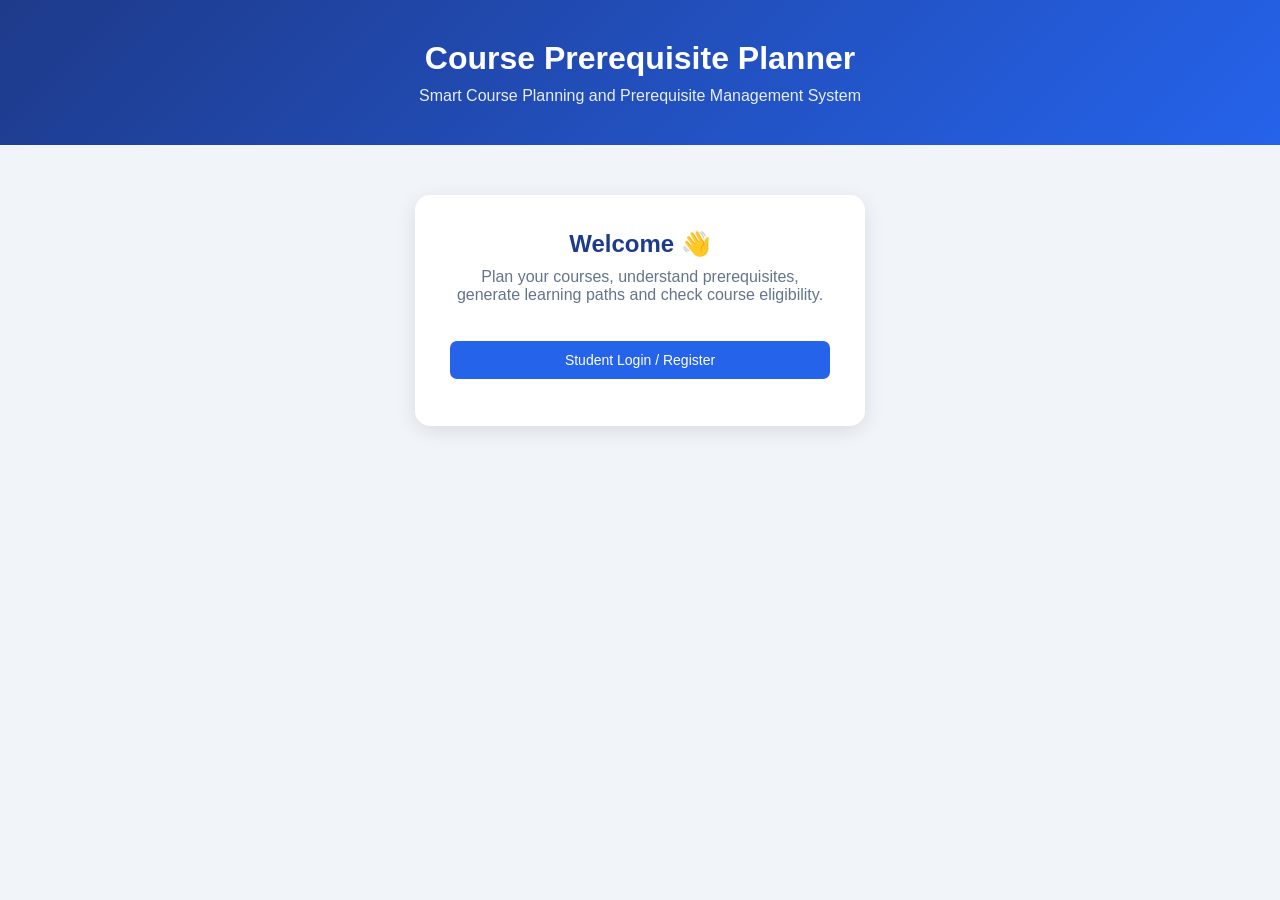
<file: src/main/resources/static/index.html>
<!DOCTYPE html>
<html lang="en">

<head>
    <meta charset="UTF-8">
    <meta name="viewport" content="width=device-width, initial-scale=1.0">

    <title>Course Prerequisite Planner</title>

    <link rel="stylesheet" href="style.css">
</head>

<body>

<header>
    <h1>Course Prerequisite Planner</h1>
    <p>Smart Course Planning and Prerequisite Management System</p>
</header>

<div class="auth-container">

    <div class="auth-card">

        <h2>Welcome 👋</h2>

        <p class="auth-subtitle">
            Plan your courses, understand prerequisites,
            generate learning paths and check course eligibility.
        </p>

        <button onclick="window.location.href='login.html'">
            Student Login / Register
        </button>

    </div>

</div>

</body>

</html>
</file>
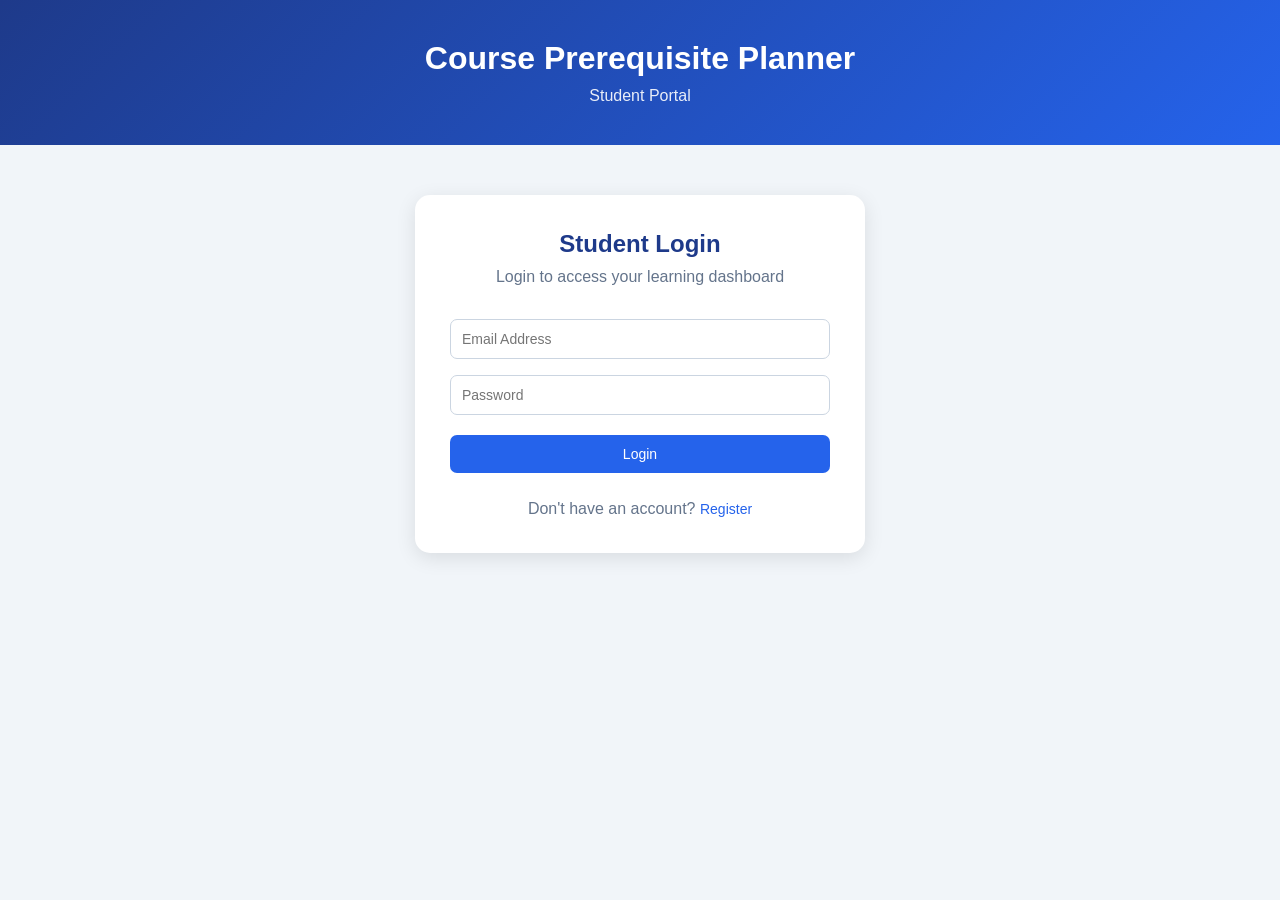
<file: src/main/resources/static/login.html>
<!DOCTYPE html>
<html lang="en">
<head>
    <meta charset="UTF-8">
    <meta name="viewport" content="width=device-width, initial-scale=1.0">

    <title>Student Login - Course Prerequisite Planner</title>

    <link rel="stylesheet" href="style.css">
</head>

<body>

<header>
    <h1>Course Prerequisite Planner</h1>
    <p>Student Portal</p>
</header>

<div class="auth-container">

    <!-- LOGIN -->

    <div class="auth-card" id="loginCard">

        <h2>Student Login</h2>

        <p class="auth-subtitle">
            Login to access your learning dashboard
        </p>

        <input
            type="email"
            id="loginEmail"
            placeholder="Email Address"
        >

        <input
            type="password"
            id="loginPassword"
            placeholder="Password"
        >

        <button onclick="loginStudent()">
            Login
        </button>

        <p id="loginMessage"></p>

        <p class="switch-text">
            Don't have an account?
            <button class="link-button" onclick="showRegister()">
                Register
            </button>
        </p>

    </div>


    <!-- REGISTER -->

    <div class="auth-card" id="registerCard" style="display: none;">

        <h2>Student Registration</h2>

        <p class="auth-subtitle">
            Create your student account
        </p>

        <input
            type="text"
            id="registerName"
            placeholder="Full Name"
        >

        <input
            type="email"
            id="registerEmail"
            placeholder="Email Address"
        >

        <input
            type="password"
            id="registerPassword"
            placeholder="Password"
        >

        <input
            type="password"
            id="confirmPassword"
            placeholder="Confirm Password"
        >

        <button onclick="registerStudent()">
            Register
        </button>

        <p id="registerMessage"></p>

        <p class="switch-text">
            Already have an account?
            <button class="link-button" onclick="showLogin()">
                Login
            </button>
        </p>

    </div>

</div>

<script src="auth.js"></script>

</body>
</html>
</file>
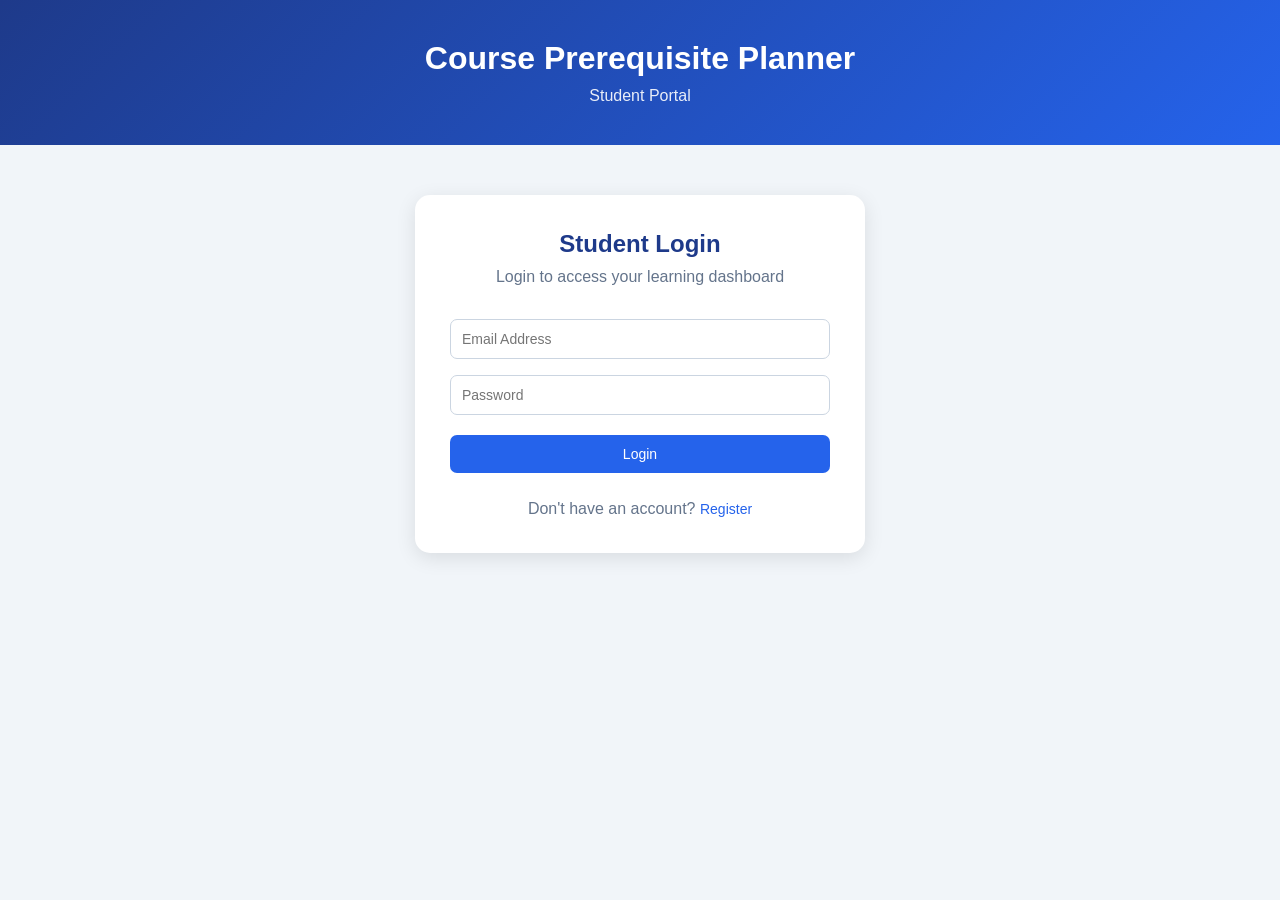
<file: src/main/resources/static/student-dashboard.html>
<!DOCTYPE html>
<html lang="en">

<head>
    <meta charset="UTF-8">
    <meta name="viewport" content="width=device-width, initial-scale=1.0">

    <title>Student Dashboard</title>

    <link rel="stylesheet" href="style.css">
</head>

<body>

<header class="dashboard-header">

    <div>
        <h1>Course Prerequisite Planner</h1>
        <p>Student Dashboard</p>
    </div>

    <button onclick="logout()" class="logout-button">
        Logout
    </button>

</header>


<div class="student-container">

    <!-- Welcome -->

    <section class="welcome-card">

        <h2>
            Welcome, <span id="studentName">Student</span>! 👋
        </h2>

        <p>
            Plan your courses and check your prerequisite eligibility.
        </p>

    </section>


    <!-- Dashboard Cards -->

    <section class="dashboard">

        <div class="summary-card">

            <h3>📚 Courses</h3>

            <p>
                View all available courses.
            </p>

            <button onclick="loadCourses()">
                View Courses
            </button>

        </div>


        <div class="summary-card">

            <h3>🛣️ Learning Path</h3>

            <p>
                Generate your recommended learning path.
            </p>

            <button onclick="showLearningPathSection()">
                Generate Path
            </button>

        </div>


        <div class="summary-card">

            <h3>🎯 Eligibility</h3>

            <p>
                Check whether you can take a course.
            </p>

            <button onclick="showEligibilitySection()">
                Check Eligibility
            </button>

        </div>

    </section>


    <!-- Courses -->

    <section class="card">

        <h2>Available Courses</h2>

        <div id="courseList">
            <p>
                Click "View Courses" to load available courses.
            </p>
        </div>

    </section>

    <section class="card">

    <h2>🔗 Prerequisite Management</h2>

    <p>
        Add or view prerequisite relationships between courses.
    </p>

    <br>

    <input
        type="number"
        id="prerequisiteCourseId"
        placeholder="Course ID"
    >

    <input
        type="number"
        id="prerequisiteId"
        placeholder="Prerequisite Course ID"
    >

    <button onclick="addPrerequisite()">
        Add Prerequisite
    </button>

    <button onclick="viewPrerequisites()">
        View Prerequisites
    </button>

    <div id="prerequisiteResult"></div>

</section>

    <!-- Learning Path -->

    <section class="card" id="learningPathSection">

        <h2>Generate Learning Path</h2>

        <input
            type="number"
            id="pathCourseId"
            placeholder="Enter target course ID"
        >

        <button onclick="getStudentLearningPath()">
            Generate Learning Path
        </button>

        <div id="learningPathResult"></div>

    </section>


    <!-- Eligibility -->

    <section class="card" id="eligibilitySection">

        <h2>Check Course Eligibility</h2>

        <input
            type="number"
            id="eligibilityCourseId"
            placeholder="Target course ID"
        >

        <input
            type="text"
            id="completedCourses"
            placeholder="Completed IDs e.g. 1,2,3"
        >

        <button onclick="checkStudentEligibility()">
            Check Eligibility
        </button>

        <div id="eligibilityResult"></div>

    </section>

</div>


<script src="student-dashboard.js"></script>

</body>

</html>
</file>
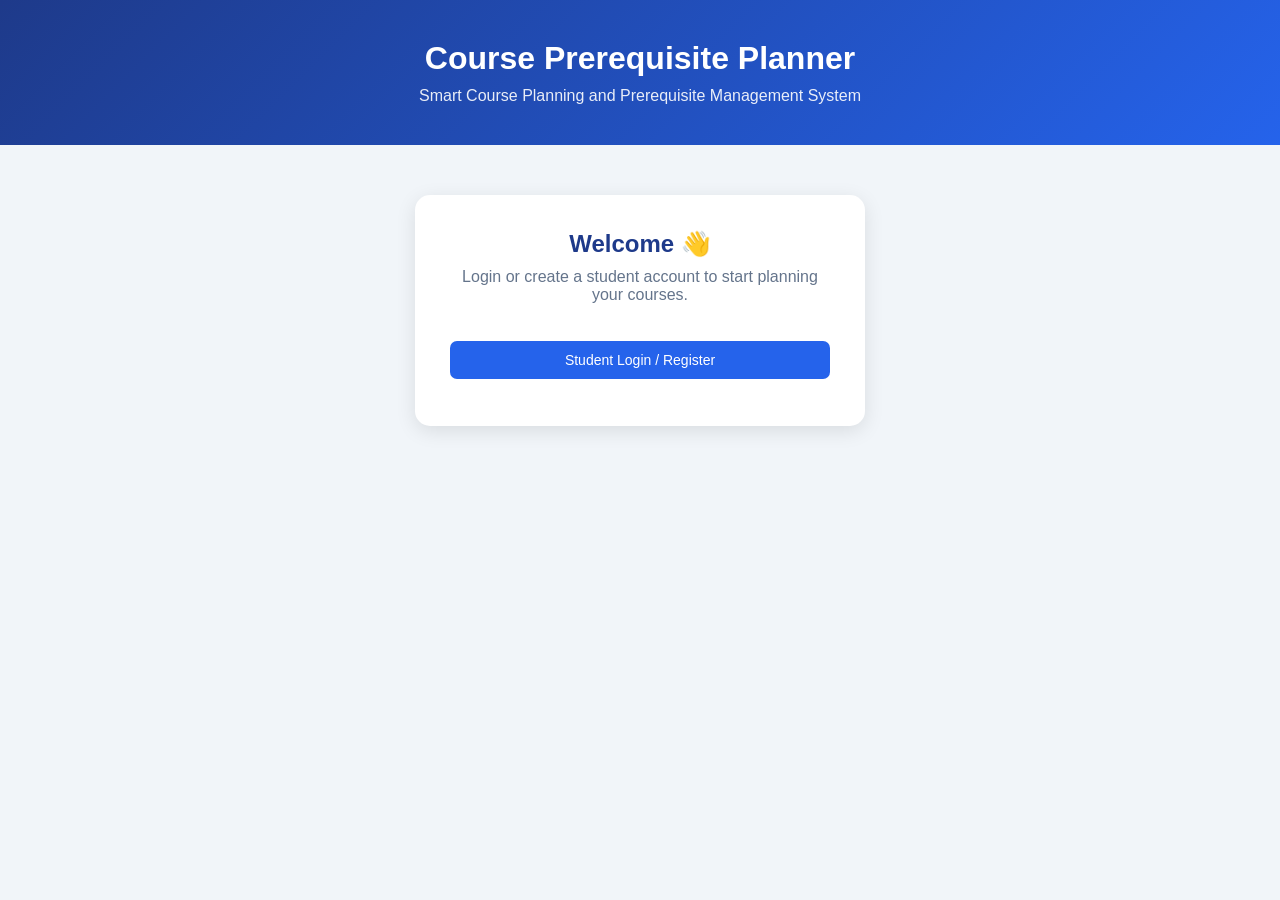
<file: src/main/resources/static/welcome.html>
<!DOCTYPE html>
<html lang="en">
<head>
    <meta charset="UTF-8">
    <meta name="viewport" content="width=device-width, initial-scale=1.0">

    <title>Course Prerequisite Planner</title>

    <link rel="stylesheet" href="style.css">
</head>

<body>

<header>
    <h1>Course Prerequisite Planner</h1>
    <p>Smart Course Planning and Prerequisite Management System</p>
</header>

<div class="auth-container">

    <div class="auth-card">

        <h2>Welcome 👋</h2>

        <p class="auth-subtitle">
            Login or create a student account to start planning your courses.
        </p>

        <button onclick="window.location.href='login.html'">
            Student Login / Register
        </button>

    </div>

</div>

</body>
</html>
</file>
<file: src/main/resources/static/style.css>
* {
    box-sizing: border-box;
    margin: 0;
    padding: 0;
}

body {
    font-family: Arial, sans-serif;
    background: #f1f5f9;
    color: #1e293b;
}

/* Header */

header {
    background: linear-gradient(135deg, #1e3a8a, #2563eb);
    color: white;
    text-align: center;
    padding: 40px 20px;
}

header h1 {
    font-size: 32px;
    margin-bottom: 10px;
}

header p {
    font-size: 16px;
    opacity: 0.9;
}

/* Main container */

.container {
    width: 92%;
    max-width: 1100px;
    margin: 30px auto;
}

/* Cards */

.card {
    background: white;
    padding: 25px;
    margin-bottom: 25px;
    border-radius: 12px;
    box-shadow: 0 4px 15px rgba(0, 0, 0, 0.08);
}

.card h2 {
    color: #1e3a8a;
    margin-bottom: 18px;
}

/* Buttons */

button {
    background: #2563eb;
    color: white;
    border: none;
    padding: 11px 20px;
    border-radius: 7px;
    cursor: pointer;
    font-size: 14px;
    margin: 5px;
    transition: 0.2s;
}

button:hover {
    background: #1d4ed8;
    transform: translateY(-1px);
}

/* Inputs */

input {
    padding: 11px;
    margin: 5px;
    border: 1px solid #cbd5e1;
    border-radius: 7px;
    font-size: 14px;
    outline: none;
}

input:focus {
    border-color: #2563eb;
}

/* Course cards */

.course {
    background: #f8fafc;
    padding: 16px;
    margin-top: 12px;
    border-left: 5px solid #2563eb;
    border-radius: 7px;
    line-height: 1.7;
}

.course strong {
    color: #1e3a8a;
    font-size: 16px;
}

/* Learning path */

.path-item {
    padding: 14px;
    margin: 8px 0;
    background: #eff6ff;
    border-left: 4px solid #2563eb;
    border-radius: 6px;
    font-weight: 500;
}

#learningPath h3 {
    margin: 18px 0 12px;
    color: #1e3a8a;
}

/* Success */

.success {
    color: #15803d;
    font-weight: bold;
    background: #f0fdf4;
    padding: 14px;
    border-radius: 7px;
    margin-top: 15px;
}

/* Error */

.error {
    color: #b91c1c;
    font-weight: bold;
    background: #fef2f2;
    padding: 14px;
    border-radius: 7px;
    margin-top: 15px;
}

/* Missing prerequisites */

.missing {
    margin-top: 15px;
    padding: 15px;
    background: #fffbeb;
    border-left: 4px solid #f59e0b;
    border-radius: 7px;
}

.missing strong {
    color: #92400e;
}

.missing ul {
    margin-top: 10px;
    margin-left: 20px;
}

.missing li {
    margin: 5px 0;
}

/* Mobile */

@media (max-width: 600px) {

    header h1 {
        font-size: 25px;
    }

    .container {
        width: 95%;
    }

    .card {
        padding: 18px;
    }

    input {
        width: 100%;
        margin: 5px 0;
    }

    button {
        width: 100%;
        margin: 5px 0;
    }
}

/* Dashboard Summary */

.dashboard {
    display: grid;
    grid-template-columns: repeat(3, 1fr);
    gap: 20px;
    margin-bottom: 25px;
}

.summary-card {
    background: white;
    padding: 22px;
    border-radius: 12px;
    box-shadow: 0 4px 15px rgba(0, 0, 0, 0.08);
    border-top: 4px solid #2563eb;
}

.summary-card h3 {
    color: #1e3a8a;
    margin-bottom: 10px;
}

.summary-card p {
    color: #64748b;
    line-height: 1.5;
}

@media (max-width: 700px) {

    .dashboard {
        grid-template-columns: 1fr;
    }
}

/* ===============================
   AUTHENTICATION
   =============================== */

.auth-container {
    width: 90%;
    max-width: 450px;
    margin: 50px auto;
}

.auth-card {
    background: white;
    padding: 35px;
    border-radius: 15px;
    box-shadow: 0 5px 20px rgba(0, 0, 0, 0.1);
}

.auth-card h2 {
    text-align: center;
    color: #1e3a8a;
    margin-bottom: 10px;
}

.auth-subtitle {
    text-align: center;
    color: #64748b;
    margin-bottom: 25px;
}

.auth-card input {
    width: 100%;
    margin: 8px 0;
}

.auth-card button:not(.link-button) {
    width: 100%;
    margin: 12px 0;
}

.switch-text {
    text-align: center;
    margin-top: 15px;
    color: #64748b;
}

.link-button {
    background: none;
    color: #2563eb;
    padding: 0;
    margin: 0;
}

.link-button:hover {
    background: none;
    transform: none;
    text-decoration: underline;
}

/* ===============================
   STUDENT DASHBOARD
   =============================== */

.dashboard-header {
    display: flex;
    justify-content: space-between;
    align-items: center;
    background: linear-gradient(135deg, #1e3a8a, #2563eb);
    color: white;
    padding: 25px 6%;
}

.dashboard-header h1 {
    margin-bottom: 5px;
}

.dashboard-header p {
    opacity: 0.9;
}

.logout-button {
    background: #dc2626;
    margin: 0;
}

.logout-button:hover {
    background: #b91c1c;
}

.student-container {
    width: 92%;
    max-width: 1100px;
    margin: 30px auto;
}

.welcome-card {
    background: white;
    padding: 25px;
    border-radius: 12px;
    margin-bottom: 25px;
    box-shadow: 0 4px 15px rgba(0, 0, 0, 0.08);
}

.welcome-card h2 {
    color: #1e3a8a;
    margin-bottom: 8px;
}

.welcome-card p {
    color: #64748b;
}

.student-container .summary-card button {
    margin-top: 15px;
}

@media (max-width: 700px) {

    .dashboard-header {
        flex-direction: column;
        gap: 15px;
        text-align: center;
    }

    .dashboard-header .logout-button {
        width: auto;
    }
}
</file>
